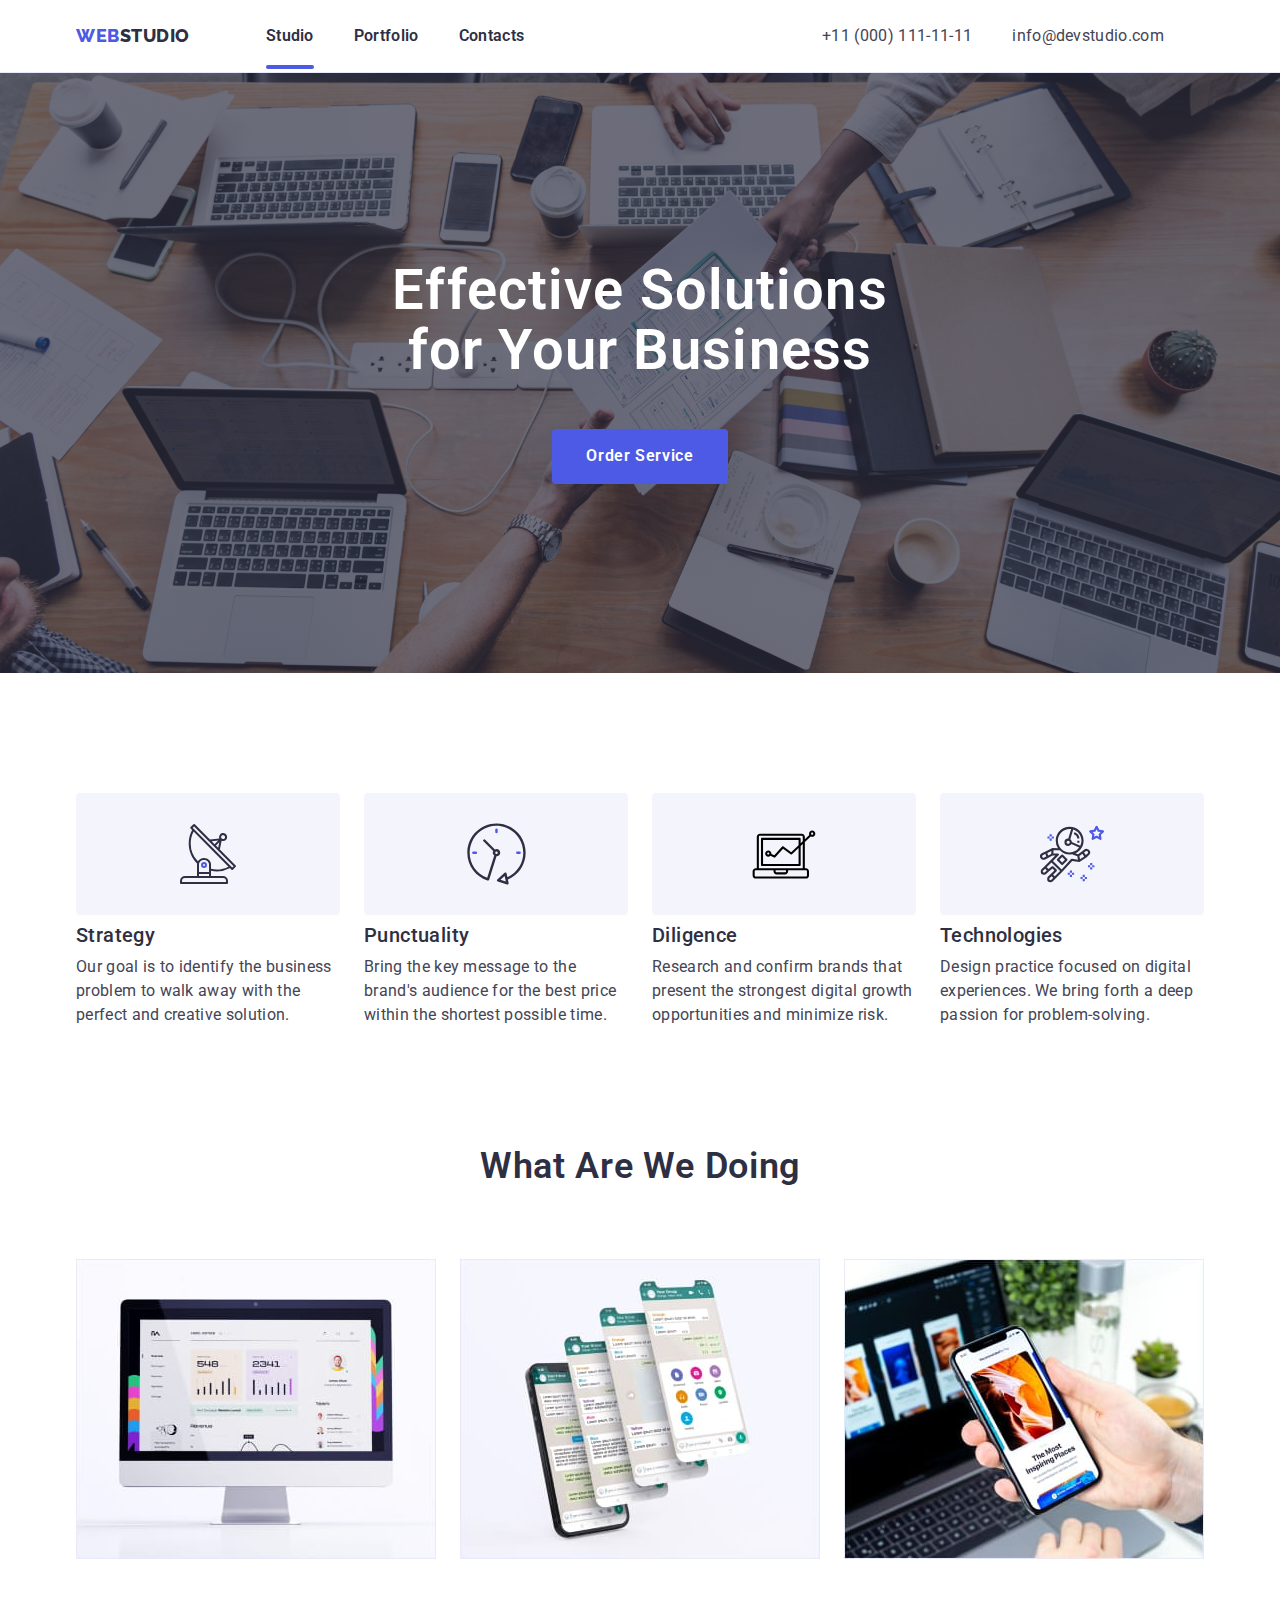
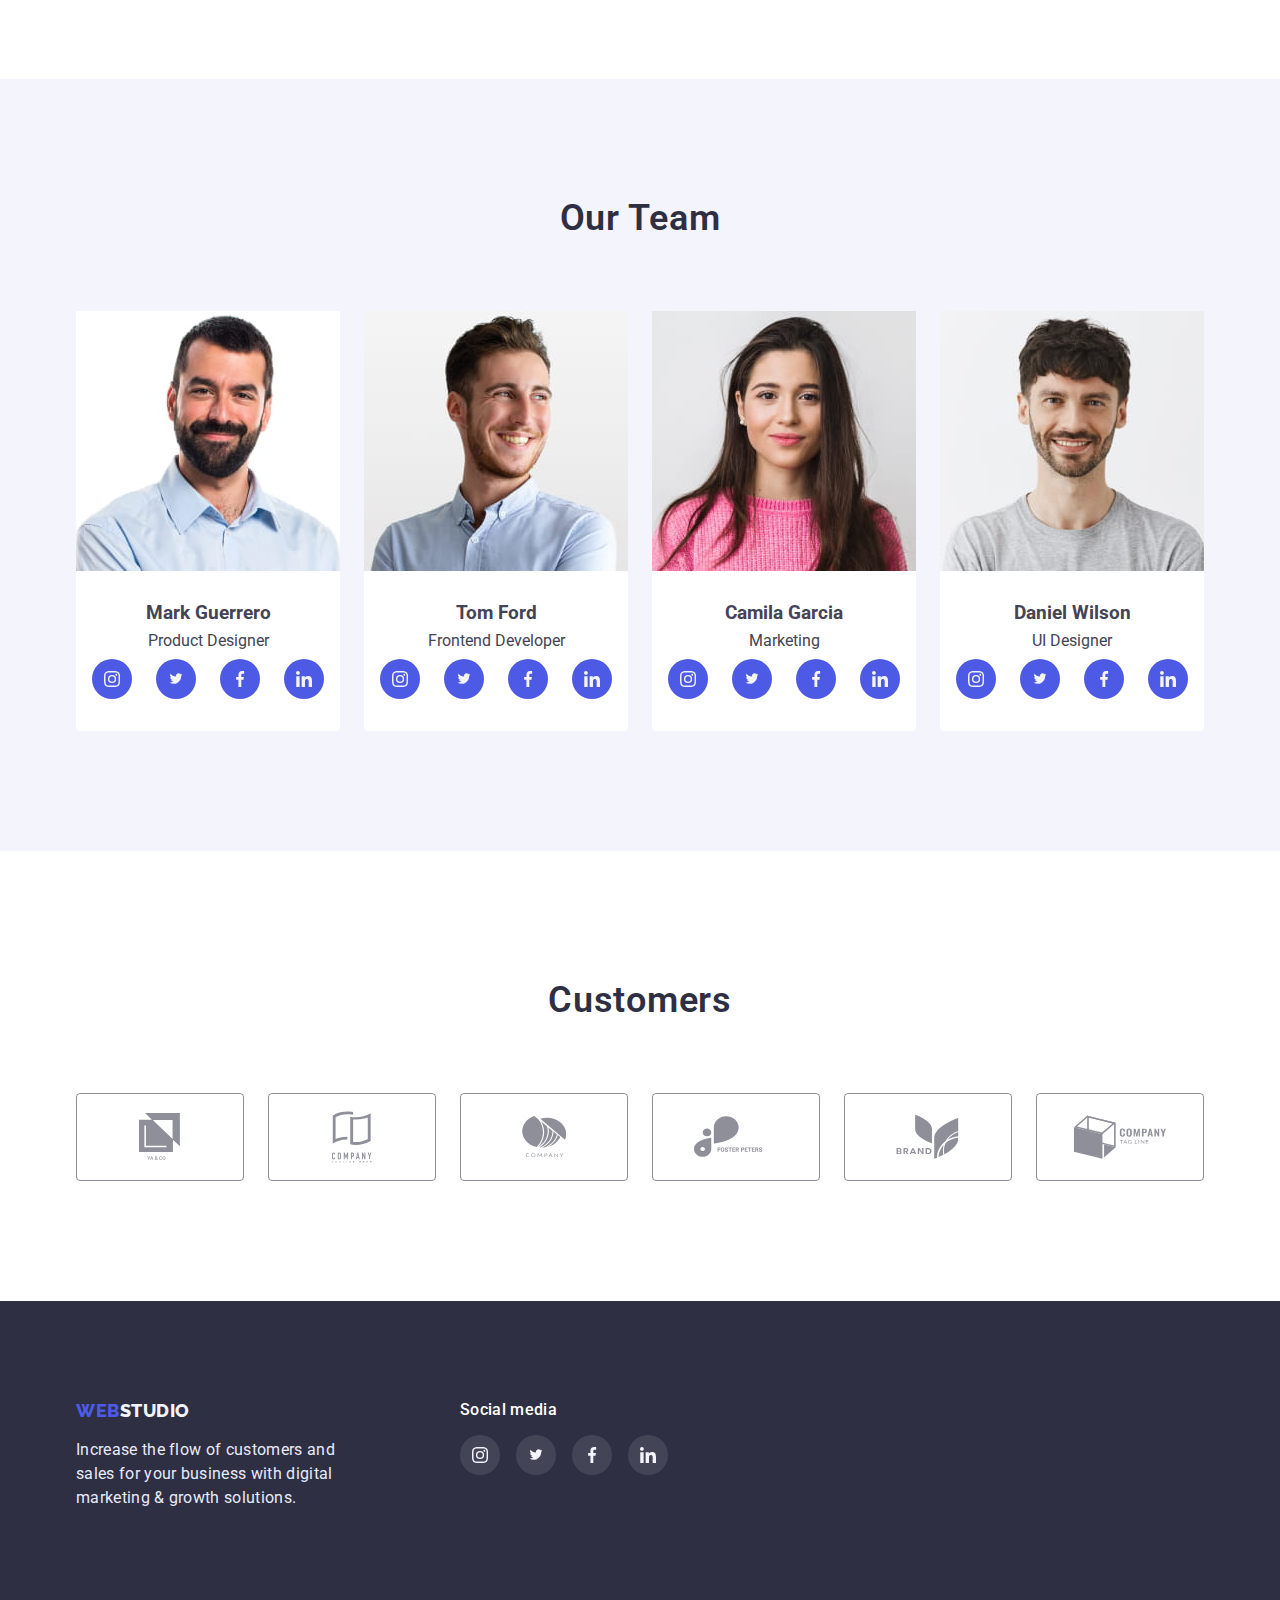
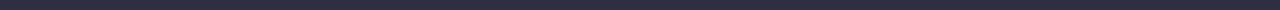
<file: index.html>
<!DOCTYPE html>
<html lang="en">
  <head>
    <meta charset="UTF-8" />
    <meta http-equiv="X-UA-Compatible" content="IE=edge" />
    <meta name="viewport" content="width=device-width, initial-scale=1.0" />
    <title>Document</title>
    <link rel="preconnect" href="https://fonts.googleapis.com" />
    <link rel="preconnect" href="https://fonts.gstatic.com" crossorigin />
    <link
      href="https://fonts.googleapis.com/css2?family=Raleway:wght@800&family=Roboto:wght@400;500;700;900&display=swap"
      rel="stylesheet"
    />
    <link
      rel="stylesheet"
      href="https://cdnjs.cloudflare.com/ajax/libs/modern-normalize/1.1.0/modern-normalize.min.css"
    />
    <link rel="stylesheet" href="./css/style.css" />
  </head>
  <body>
    <header class="header">
      <div class="container">
        <nav class="header-nav">
          <a href="./index.html" class="logo">
            <span class="logo-web">Web</span>studio</a
          >
          <ul class="header-list">
            <li>
              <a href="./index.html" class="header-item current">Studio</a>
            </li>
            <li>
              <a href="./portfolio.html" class="header-item">Portfolio</a>
            </li>
            <li><a href="" class="header-item">Contacts</a></li>
          </ul>
        </nav>
        <ul class="header-contact">
          <li>
            <a href="tel:+110001111111" class="contact-tel"
              >+11 (000) 111-11-11</a
            >
          </li>
          <li>
            <a href="mailto:info@devstudio.com" class="contact-tel"
              >info@devstudio.com</a
            >
          </li>
        </ul>
      </div>
    </header>

    <main>
      <section class="hero">
        <div class="container hero-container">
          <h1 class="hero-title">Effective Solutions for Your Business</h1>
          <button type="button" class="btn" data-modal-open>
            Order Service
          </button>
        </div>
      </section>

      <section class="about">
        <div class="container">
          <ul class="about-list-i list">
            <li class="about-item-i">
              <a href="" class="test-link link">
                <svg class="about-icon" width="60" height="64">
                  <use href="./images/icons.svg#icon-antenna"></use>
                </svg>
              </a>
            </li>
            <li class="about-item-i">
              <a href="" class="test-link link">
                <svg class="about-icon" width="61" height="64">
                  <use href="./images/icons.svg#icon-clock"></use>
                </svg>
              </a>
            </li>
            <li class="about-item-i">
              <a href="" class="test-link link">
                <svg class="about-icon" width="64" height="49">
                  <use href="./images/icons.svg#icon-diagram"></use>
                </svg>
              </a>
            </li>
            <li class="about-item-i">
              <a href="" class="test-link link">
                <svg class="about-icon" width="64" height="64">
                  <use href="./images/icons.svg#icon-astronaut"></use>
                </svg>
              </a>
            </li>
          </ul>
        </div>
        <div class="container">
          <ul class="about-list">
            <li class="about-item">
              <h3 class="about-list-title">Strategy</h3>
              <p class="about-description">
                Our goal is to identify the business problem to walk away with
                the perfect and creative solution.
              </p>
            </li>
            <li class="about-item">
              <h3 class="about-list-title">Punctuality</h3>
              <p class="about-description">
                Bring the key message to the brand's audience for the best price
                within the shortest possible time.
              </p>
            </li>
            <li class="about-item">
              <h3 class="about-list-title">Diligence</h3>
              <p class="about-description">
                Research and confirm brands that present the strongest digital
                growth opportunities and minimize risk.
              </p>
            </li>
            <li class="about-item">
              <h3 class="about-list-title">Technologies</h3>
              <p class="about-description">
                Design practice focused on digital experiences. We bring forth a
                deep passion for problem-solving.
              </p>
            </li>
          </ul>
        </div>
      </section>
      <section class="we-do">
        <div class="container">
          <h2 class="we-do-title">What are we doing</h2>
          <ul class="we-do-list">
            <li class="we-do-item">
              <img
                src="./images/Rectangle71.jpg"
                alt="statistic"
                width="360"
                height="300"
              />
            </li>
            <li class="we-do-item">
              <img
                src="./images/Rectangle71-1.jpg"
                alt="whats app"
                width="360"
                height="300"
              />
            </li>
            <li class="we-do-item">
              <img
                src="./images/Rectangle71-2.jpg"
                alt="smth on the phone"
                width="360"
                height="300"
              />
            </li>
          </ul>
        </div>
      </section>
      <section class="team">
        <div class="container">
          <h2 class="team-main-title">Our Team</h2>
          <ul class="team-list">
            <li class="team-item">
              <img
                src="./images/im.jpg"
                alt="Mark Guerrero"
                width="264"
                height="260"
              />
              <div class="team-wrap">
                <h3 class="team-title">Mark Guerrero</h3>
                <p>Product Designer</p>
                <ul class="team-soc-list list">
                  <li class="team-soc-item">
                    <a href="" class="team-soc-link link">
                      <svg class="team-soc-icon" width="16" height="16">
                        <use href="./images/icons.svg#icon-instagram"></use>
                      </svg>
                    </a>
                  </li>
                  <li class="team-soc-item">
                    <a href="" class="team-soc-link link">
                      <svg class="team-soc-icon" width="16" height="13">
                        <use href="./images/icons.svg#icon-twitter"></use>
                      </svg>
                    </a>
                  </li>
                  <li class="team-soc-item">
                    <a href="" class="team-soc-link link">
                      <svg class="team-soc-icon" width="16" height="16">
                        <use href="./images/icons.svg#icon-facebook"></use>
                      </svg>
                    </a>
                  </li>
                  <li class="team-soc-item">
                    <a href="" class="team-soc-link link">
                      <svg class="team-soc-icon" width="16" height="16">
                        <use href="./images/icons.svg#icon-linkedin"></use>
                      </svg>
                    </a>
                  </li>
                </ul>
              </div>
            </li>
            <li class="team-item">
              <img
                src="./images/im-1.jpg"
                alt="Tom Ford"
                width="264"
                height="260"
              />
              <div class="team-wrap">
                <h3 class="team-title">Tom Ford</h3>
                <p>Frontend Developer</p>
                <ul class="team-soc-list list">
                  <li class="team-soc-item">
                    <a href="" class="team-soc-link link">
                      <svg class="team-soc-icon" width="16" height="16">
                        <use href="./images/icons.svg#icon-instagram"></use>
                      </svg>
                    </a>
                  </li>
                  <li class="team-soc-item">
                    <a href="" class="team-soc-link link">
                      <svg class="team-soc-icon" width="16" height="13">
                        <use href="./images/icons.svg#icon-twitter"></use>
                      </svg>
                    </a>
                  </li>
                  <li class="team-soc-item">
                    <a href="" class="team-soc-link link">
                      <svg class="team-soc-icon" width="16" height="16">
                        <use href="./images/icons.svg#icon-facebook"></use>
                      </svg>
                    </a>
                  </li>
                  <li class="team-soc-item">
                    <a href="" class="team-soc-link link">
                      <svg class="team-soc-icon" width="16" height="16">
                        <use href="./images/icons.svg#icon-linkedin"></use>
                      </svg>
                    </a>
                  </li>
                </ul>
              </div>
            </li>
            <li class="team-item">
              <img
                src="./images/im-2.jpg"
                alt="Camila Garcia"
                width="264"
                height="260"
              />
              <div class="team-wrap">
                <h3 class="team-title">Camila Garcia</h3>
                <p>Marketing</p>
                <ul class="team-soc-list list">
                  <li class="team-soc-item">
                    <a href="" class="team-soc-link link">
                      <svg class="team-soc-icon" width="16" height="16">
                        <use href="./images/icons.svg#icon-instagram"></use>
                      </svg>
                    </a>
                  </li>
                  <li class="team-soc-item">
                    <a href="" class="team-soc-link link">
                      <svg class="team-soc-icon" width="16" height="13">
                        <use href="./images/icons.svg#icon-twitter"></use>
                      </svg>
                    </a>
                  </li>
                  <li class="team-soc-item">
                    <a href="" class="team-soc-link link">
                      <svg class="team-soc-icon" width="16" height="16">
                        <use href="./images/icons.svg#icon-facebook"></use>
                      </svg>
                    </a>
                  </li>
                  <li class="team-soc-item">
                    <a href="" class="team-soc-link link">
                      <svg class="team-soc-icon" width="16" height="16">
                        <use href="./images/icons.svg#icon-linkedin"></use>
                      </svg>
                    </a>
                  </li>
                </ul>
              </div>
            </li>
            <li class="team-item">
              <img
                src="./images/im-3.jpg"
                alt="Daniel Wilson"
                width="264"
                height="260"
              />
              <div class="team-wrap">
                <h3 class="team-title">Daniel Wilson</h3>
                <p>UI Designer</p>
                <ul class="team-soc-list list">
                  <li class="team-soc-item">
                    <a href="" class="team-soc-link link">
                      <svg class="team-soc-icon" width="16" height="16">
                        <use href="./images/icons.svg#icon-instagram"></use>
                      </svg>
                    </a>
                  </li>
                  <li class="team-soc-item">
                    <a href="" class="team-soc-link link">
                      <svg class="team-soc-icon" width="16" height="13">
                        <use href="./images/icons.svg#icon-twitter"></use>
                      </svg>
                    </a>
                  </li>
                  <li class="team-soc-item">
                    <a href="" class="team-soc-link link">
                      <svg class="team-soc-icon" width="16" height="16">
                        <use href="./images/icons.svg#icon-facebook"></use>
                      </svg>
                    </a>
                  </li>
                  <li class="team-soc-item">
                    <a href="" class="team-soc-link link">
                      <svg class="team-soc-icon" width="16" height="16">
                        <use href="./images/icons.svg#icon-linkedin"></use>
                      </svg>
                    </a>
                  </li>
                </ul>
              </div>
            </li>
          </ul>
        </div>
      </section>
      <section class="customers">
        <div class="container">
          <h2 class="customers-title">Customers</h2>
          <ul class="customers-list list">
            <li class="customers-item-i">
              <a href="" class="customers-link link">
                <svg class="customers-icon" width="41" height="47">
                  <use href="./images/icons.svg#icon-group"></use>
                </svg>
              </a>
            </li>
            <li class="customers-item-i">
              <a href="" class="customers-link link">
                <svg class="customers-icon" width="40" height="52">
                  <use href="./images/icons.svg#icon-group-1"></use>
                </svg>
              </a>
            </li>
            <li class="customers-item-i">
              <a href="" class="customers-link link">
                <svg class="customers-icon" width="44" height="41">
                  <use href="./images/icons.svg#icon-group-2"></use>
                </svg>
              </a>
            </li>
            <li class="customers-item-i">
              <a href="" class="customers-link link">
                <svg class="customers-icon" width="84" height="41">
                  <use href="./images/icons.svg#icon-group-3"></use>
                </svg>
              </a>
            </li>
            <li class="customers-item-i">
              <a href="" class="customers-link link">
                <svg class="customers-icon" width="63" height="45">
                  <use href="./images/icons.svg#icon-group-4"></use>
                </svg>
              </a>
            </li>
            <li class="customers-item-i">
              <a href="" class="customers-link link">
                <svg class="customers-icon" width="94" height="44">
                  <use href="./images/icons.svg#icon-group-5"></use>
                </svg>
              </a>
            </li>
          </ul>
        </div>
      </section>
    </main>
    <footer class="footer">
      <div class="container foot-cont">
        <div class="foot-container-1">
          <a href="" class="footer-logo"
            ><span class="footer-web">Web</span
            ><span class="footer-studio">studio</span></a
          >
          <p class="footer-p">
            Increase the flow of customers and sales for your business with
            digital marketing & growth solutions.
          </p>
        </div>
        <div class="foot-container-2">
          <h3 class="foot-main-title">Social media</h3>
          <ul class="foot-soc-list list">
            <li class="foot-soc-item">
              <a href="" class="foot-soc-link link">
                <svg class="team-soc-icon" width="16" height="16">
                  <use href="./images/icons.svg#icon-instagram"></use>
                </svg>
              </a>
            </li>
            <li class="foot-soc-item">
              <a href="" class="foot-soc-link link">
                <svg class="team-soc-icon" width="16" height="13">
                  <use href="./images/icons.svg#icon-twitter"></use>
                </svg>
              </a>
            </li>
            <li class="foot-soc-item">
              <a href="" class="foot-soc-link link">
                <svg class="team-soc-icon" width="16" height="16">
                  <use href="./images/icons.svg#icon-facebook"></use>
                </svg>
              </a>
            </li>
            <li class="foot-soc-item">
              <a href="" class="foot-soc-link link">
                <svg class="team-soc-icon" width="16" height="16">
                  <use href="./images/icons.svg#icon-linkedin"></use>
                </svg>
              </a>
            </li>
          </ul>
        </div>
      </div>
    </footer>
    <div class="backdrop is-hidden" data-modal>
      <div class="modal">
        <button type="button" class="modal-close" data-modal-close>x</button>
      </div>
    </div>
    <script src="./js/modal.js"></script>
  </body>
</html>
</file>
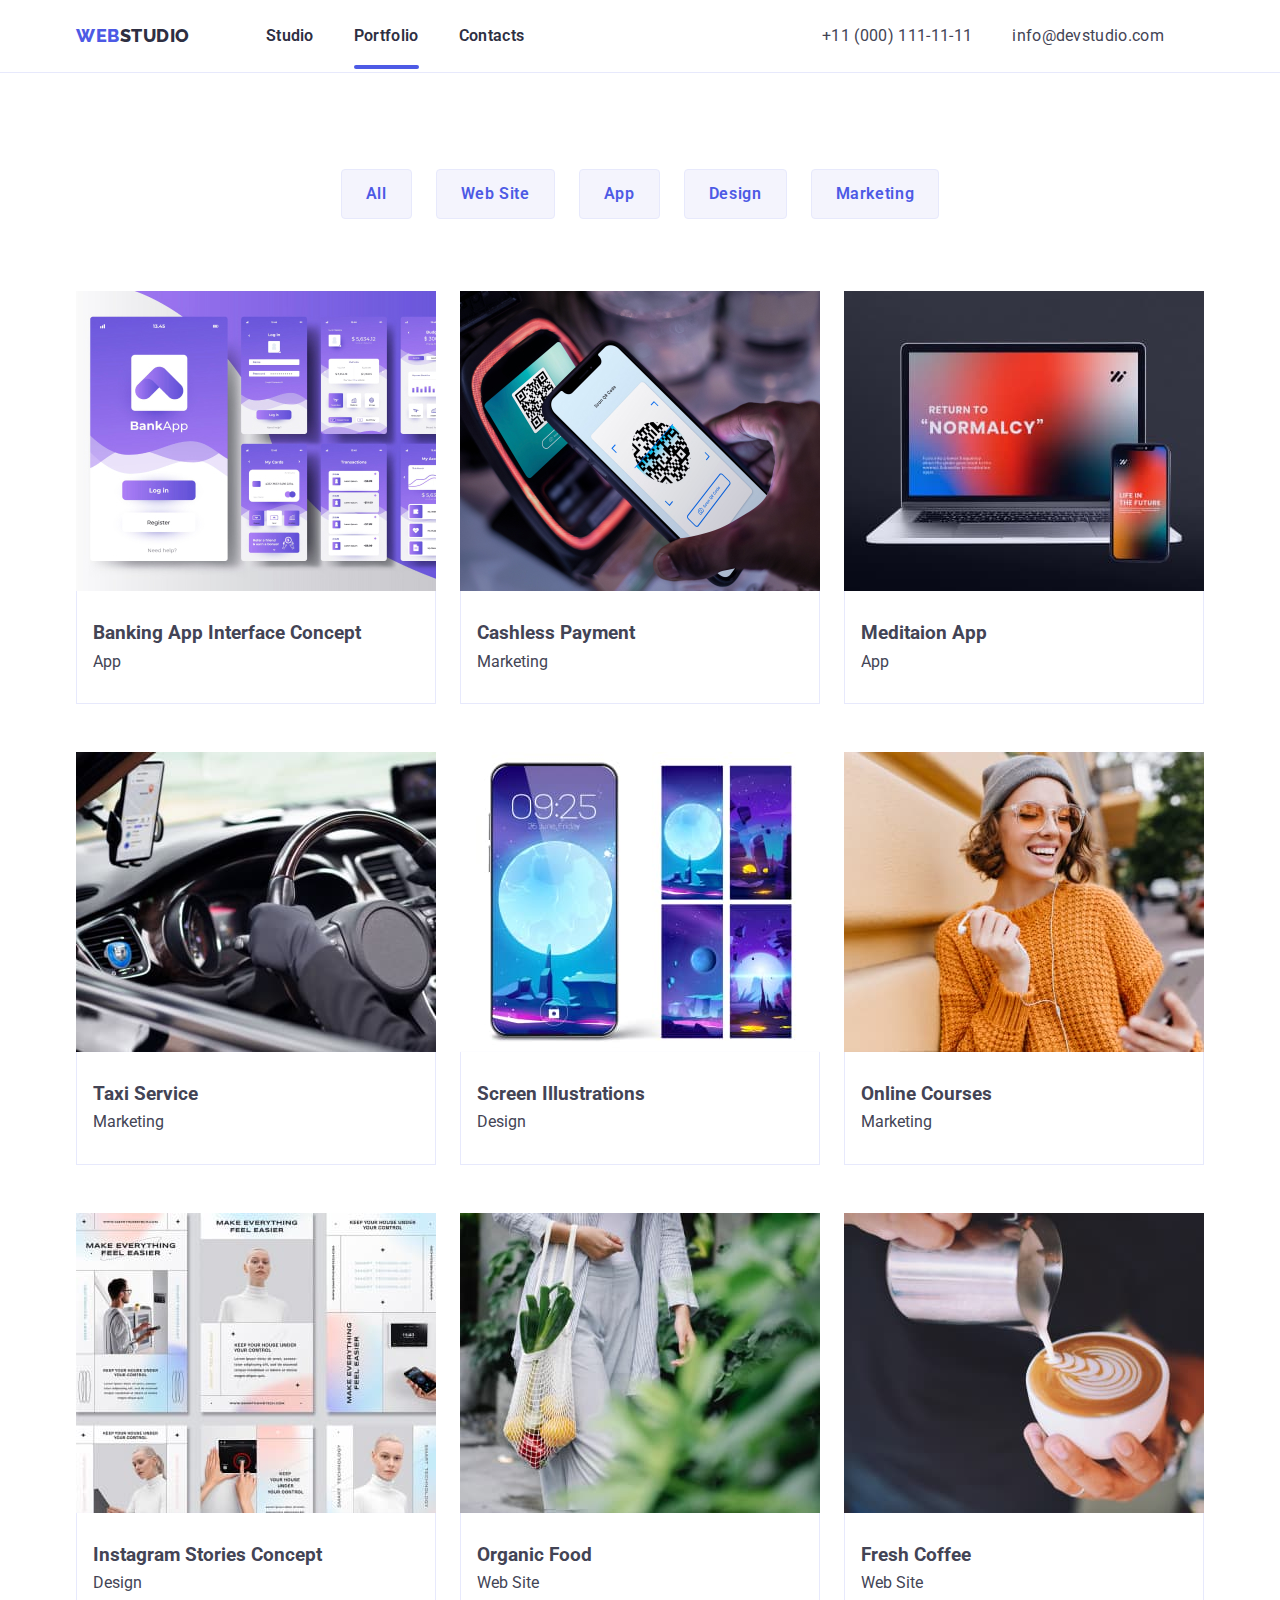
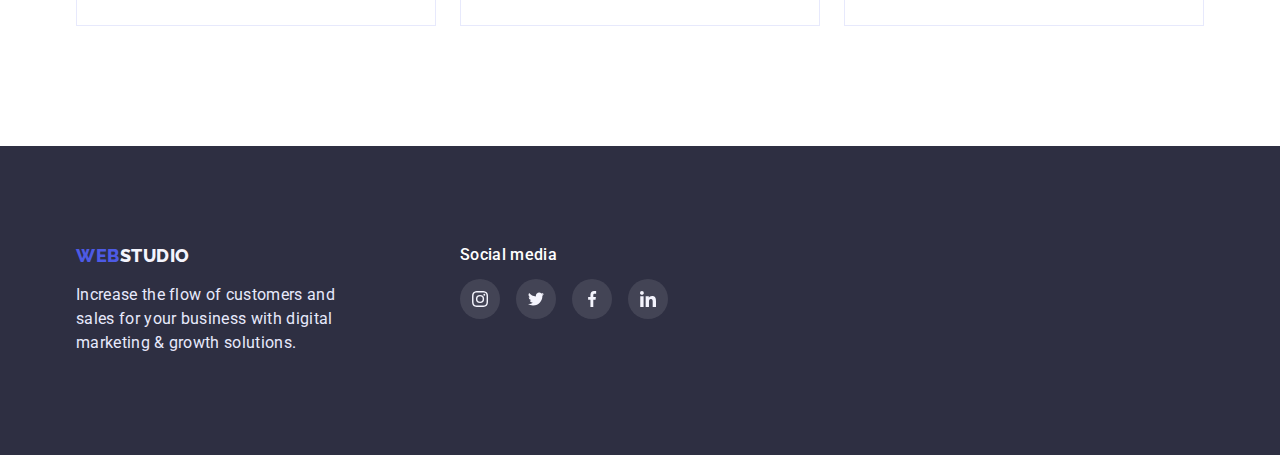
<file: portfolio.html>
<!DOCTYPE html>
<html lang="en">
  <head>
    <meta charset="UTF-8" />
    <meta http-equiv="X-UA-Compatible" content="IE=edge" />
    <meta name="viewport" content="width=device-width, initial-scale=1.0" />
    <title>Document</title>
    <link rel="preconnect" href="https://fonts.googleapis.com" />
    <link rel="preconnect" href="https://fonts.gstatic.com" crossorigin />
    <link
      href="https://fonts.googleapis.com/css2?family=Raleway:wght@800&family=Roboto:wght@400;500;700;900&display=swap"
      rel="stylesheet"
    />
    <link
      rel="stylesheet"
      href="https://cdnjs.cloudflare.com/ajax/libs/modern-normalize/1.1.0/modern-normalize.min.css"
    />
    <link rel="stylesheet" href="./css/style.css" />
  </head>
  <body>
    <header class="header">
      <div class="container">
        <nav class="header-nav">
          <a
            href="./index.html"
            target="_blank"
            rel="noopener noreferrer nofollow"
            class="logo"
          >
            <span class="logo-web">Web</span>studio</a
          >
          <ul class="header-list">
            <li><a href="./index.html" class="header-item">Studio</a></li>
            <li>
              <a href="./portfolio.html" class="header-item current"
                >Portfolio</a
              >
            </li>
            <li><a href="" class="header-item">Contacts</a></li>
          </ul>
        </nav>
        <ul class="header-contact">
          <li>
            <a href="tel:+110001111111" class="contact-tel"
              >+11 (000) 111-11-11</a
            >
          </li>
          <li>
            <a href="mailto:info@devstudio.com" class="contact-tel"
              >info@devstudio.com</a
            >
          </li>
        </ul>
      </div>
    </header>

    <main>
      <section class="portfolio">
        <div class="container">
          <ul class="portfolio-filter">
            <li><button type="button" class="btn-portfolio">All</button></li>
            <li>
              <button type="button" class="btn-portfolio">Web Site</button>
            </li>
            <li><button type="button" class="btn-portfolio">App</button></li>
            <li><button type="button" class="btn-portfolio">Design</button></li>
            <li>
              <button type="button" class="btn-portfolio">Marketing</button>
            </li>
          </ul>
        </div>
        <div class="container">
          <h2 class="visually-hidden">About</h2>
          <ul class="portfolio-list">
            <li class="portfolio-item">
              <div class="portfolio-top-wrap">
                <img
                  src="./images/img.jpg"
                  alt="Bank app"
                  width="360"
                  height="300"
                />
                <p class="portfolio-top-text">
                  14 Stylish and User-Friendly App Design Concepts · Task
                  Manager App · Calorie Tracker App · Exotic Fruit Ecommerce App
                  · Cloud Storage App
                </p>
              </div>
              <div class="portfolio-desc">
                <h3 class="list-title">Banking App Interface Concept</h3>
                <p class="portfolio-p">App</p>
              </div>
            </li>
            <li class="portfolio-item">
              <div class="portfolio-top-wrap">
                <img
                  src="./images/img-1.jpg"
                  alt="Payment"
                  width="360"
                  height="300"
                />
                <p class="portfolio-top-text">
                  14 Stylish and User-Friendly App Design Concepts · Task
                  Manager App · Calorie Tracker App · Exotic Fruit Ecommerce App
                  · Cloud Storage App
                </p>
              </div>
              <div class="portfolio-desc">
                <h3 class="list-title">Cashless Payment</h3>
                <p class="portfolio-p">Marketing</p>
              </div>
            </li>
            <li class="portfolio-item">
              <div class="portfolio-top-wrap">
                <img
                  src="./images/img-2.jpg"
                  alt="Life in the future"
                  width="360"
                  height="300"
                />
                <p class="portfolio-top-text">
                  14 Stylish and User-Friendly App Design Concepts · Task
                  Manager App · Calorie Tracker App · Exotic Fruit Ecommerce App
                  · Cloud Storage App
                </p>
              </div>
              <div class="portfolio-desc">
                <h3 class="list-title">Meditaion App</h3>
                <p class="portfolio-p">App</p>
              </div>
            </li>
            <li class="portfolio-item">
              <div class="portfolio-top-wrap">
                <img
                  src="./images/img-3.jpg"
                  alt="Car"
                  width="360"
                  height="300"
                />
                <p class="portfolio-top-text">
                  14 Stylish and User-Friendly App Design Concepts · Task
                  Manager App · Calorie Tracker App · Exotic Fruit Ecommerce App
                  · Cloud Storage App
                </p>
              </div>
              <div class="portfolio-desc">
                <h3 class="list-title">Taxi Service</h3>
                <p class="portfolio-p">Marketing</p>
              </div>
            </li>
            <li class="portfolio-item">
              <div class="portfolio-top-wrap">
                <img
                  src="./images/img-4.jpg"
                  alt="Background on the phone"
                  width="360"
                  height="300"
                />
                <p class="portfolio-top-text">
                  14 Stylish and User-Friendly App Design Concepts · Task
                  Manager App · Calorie Tracker App · Exotic Fruit Ecommerce App
                  · Cloud Storage App
                </p>
              </div>
              <div class="portfolio-desc">
                <h3 class="list-title">Screen Illustrations</h3>
                <p class="portfolio-p">Design</p>
              </div>
            </li>
            <li class="portfolio-item">
              <div class="portfolio-top-wrap">
                <img
                  src="./images/img-5.jpg"
                  alt="Happy girl"
                  width="360"
                  height="300"
                />
                <p class="portfolio-top-text">
                  14 Stylish and User-Friendly App Design Concepts · Task
                  Manager App · Calorie Tracker App · Exotic Fruit Ecommerce App
                  · Cloud Storage App
                </p>
              </div>
              <div class="portfolio-desc">
                <h3 class="list-title">Online Courses</h3>
                <p class="portfolio-p">Marketing</p>
              </div>
            </li>
            <li class="portfolio-item">
              <div class="portfolio-top-wrap">
                <img
                  src="./images/img-6.jpg"
                  alt="Webpages"
                  width="360"
                  height="300"
                />
                <p class="portfolio-top-text">
                  14 Stylish and User-Friendly App Design Concepts · Task
                  Manager App · Calorie Tracker App · Exotic Fruit Ecommerce App
                  · Cloud Storage App
                </p>
              </div>
              <div class="portfolio-desc">
                <h3 class="list-title">Instagram Stories Concept</h3>
                <p class="portfolio-p">Design</p>
              </div>
            </li>
            <li class="portfolio-item">
              <div class="portfolio-top-wrap">
                <img
                  src="./images/img-7.jpg"
                  alt="Organic food"
                  width="360"
                  height="300"
                />
                <p class="portfolio-top-text">
                  14 Stylish and User-Friendly App Design Concepts · Task
                  Manager App · Calorie Tracker App · Exotic Fruit Ecommerce App
                  · Cloud Storage App
                </p>
              </div>
              <div class="portfolio-desc">
                <h3 class="list-title">Organic Food</h3>
                <p class="portfolio-p">Web Site</p>
              </div>
            </li>
            <li class="portfolio-item">
              <div class="portfolio-top-wrap">
                <img
                  src="./images/img-8.jpg"
                  alt="Cup of coffee"
                  width="360"
                  height="300"
                />
                <p class="portfolio-top-text">
                  14 Stylish and User-Friendly App Design Concepts · Task
                  Manager App · Calorie Tracker App · Exotic Fruit Ecommerce App
                  · Cloud Storage App
                </p>
              </div>
              <div class="portfolio-desc">
                <h3 class="list-title">Fresh Coffee</h3>
                <p class="portfolio-p">Web Site</p>
              </div>
            </li>
          </ul>
        </div>
      </section>
    </main>

    <footer class="footer">
      <div class="container foot-cont">
        <div class="foot-container-1">
          <a href="" class="footer-logo"
            ><span class="footer-web">Web</span
            ><span class="footer-studio">studio</span></a
          >
          <p class="footer-p">
            Increase the flow of customers and sales for your business with
            digital marketing & growth solutions.
          </p>
        </div>
        <div class="foot-container-2">
          <h3 class="foot-main-title">Social media</h3>
          <ul class="foot-soc-list list">
            <li class="foot-soc-item">
              <a href="" class="foot-soc-link link">
                <svg class="team-soc-icon" width="16" heigh="16">
                  <use href="./images/icons.svg#icon-instagram"></use>
                </svg>
              </a>
            </li>
            <li class="foot-soc-item">
              <a href="" class="foot-soc-link link">
                <svg class="team-soc-icon" width="16" heigh="13">
                  <use href="./images/icons.svg#icon-twitter"></use>
                </svg>
              </a>
            </li>
            <li class="foot-soc-item">
              <a href="" class="foot-soc-link link">
                <svg class="team-soc-icon" width="16" heigh="16">
                  <use href="./images/icons.svg#icon-facebook"></use>
                </svg>
              </a>
            </li>
            <li class="foot-soc-item">
              <a href="" class="foot-soc-link link">
                <svg class="team-soc-icon" width="16" heigh="16">
                  <use href="./images/icons.svg#icon-linkedin"></use>
                </svg>
              </a>
            </li>
          </ul>
        </div>
      </div>
    </footer>
    <script src="./js/modal.js"></script>
  </body>
</html>
</file>
<file: css/style.css>
:root {
  --navy-blue-color: #2e2f42;
  --slate-color: #434455;
  --iris-color: #4d5ae5;
}
h1,
h2,
h3,
h4,
h5,
h6,
ul,
p {
  margin: 0;
  padding: 0;
}
ul {
  list-style: none;
}
img {
  display: block;
  max-width: 100%;
  height: auto;
}
body {
  margin: 0;
  font-family: "Roboto", sans-serif;
  color: #434455;
  background-color: #fff;
}
a {
  text-decoration: none;
}

/* --------HEADER-------- */
.logo {
  font-family: "Raleway";
  font-style: normal;
  font-weight: 800;
  font-size: 18px;
  line-height: 1.33;
  letter-spacing: 0.03em;
  text-transform: uppercase;
  color: var(--navy-blue-color);
  margin-right: 76px;
}
.logo-web {
  text-decoration: none;
  font-family: "Raleway";
  font-weight: 800;
  font-size: 18px;
  line-height: 1.33;
  letter-spacing: 0.03em;
  text-transform: uppercase;
  color: var(--iris-color);
}
.header {
  border-bottom: solid 1px #e7e9fc;
  padding-top: 24px;
  padding-bottom: 24px;
}
.header > .container {
  display: flex;
}
/* .header-nav {
  font-weight: 600;
  font-size: 16px;
  line-height: 1.5;
  letter-spacing: 0.02em;
  color: var(--navy-blue-color);
}
.header-nav:hover,
.header-nav:focus {
  color: #000000;
} */
.header-list {
  list-style: none;
  gap: 40px;
}
.header-item {
  font-weight: 600;
  font-size: 16px;
  line-height: 1.5;
  letter-spacing: 0.02em;
  color: var(--navy-blue-color);
  transition: color 250ms cubic-bezier(0.4, 0, 0.2, 1);
  position: relative;
}
.header-item.current::after {
  content: "";
  position: absolute;
  width: 100%;
  height: 4px;
  background-color: var(--iris-color);
  border-radius: 2px;
  left: 0;
  bottom: -24px;
}
.header-item:hover,
.header-item:focus {
  color: var(--iris-color);
}

.header-contact {
  list-style: none;
  margin-left: auto;
}
.contact-tel {
  font-weight: 400;
  font-size: 16px;
  line-height: 1.5;
  letter-spacing: 0.02em;
  color: var(--slate-color);
  margin-right: 40px;
}
.header-nav,
.header-list,
.header-contact {
  display: flex;
}

/* ----HERO------ */
.hero {
  padding-top: 188px;
  background: var(--navy-blue-color);
  background-image: linear-gradient(
      rgba(46, 47, 66, 0.7),
      rgba(46, 47, 66, 0.7)
    ),
    url(../images/people-office\ 1.jpg);
  background-repeat: no-repeat;
  background-position: center;
  background-size: cover;
  max-width: 1440px;
  height: 600px;
  text-align: center;
  margin: 0 auto;
}
.hero-title {
  font-weight: 600;
  font-size: 56px;
  line-height: 1.07;
  letter-spacing: 0.02em;
  color: #ffffff;
  max-width: 496px;
  margin: 0 auto;
}
.btn {
  font-family: inherit;
  font-weight: 600;
  font-size: 16px;
  line-height: 1.18;
  letter-spacing: 0.04em;
  color: #ffffff;
  background: var(--iris-color);
  cursor: pointer;
  border-radius: 4px;
  border-color: transparent;
  max-width: 180px;
  padding: 16px 32px;
  display: block;
  margin: 48px auto 0;
  transition: background-color 250ms cubic-bezier(0.4, 0, 0.2, 1),
    shadow 250ms cubic-bezier(0.4, 0, 0.2, 1);
}
.btn:hover,
.btn:focus {
  background: #404bbf;
  box-shadow: 0px 4px 4px rgba(0, 0, 0, 0.15);
}

/* --------ABOUT-------- */
.about {
  padding-top: 120px;
  padding-bottom: 120px;
}
.about-list-i {
  display: flex;
  gap: 24px;
  margin-bottom: 8px;
}

.about-item-i {
  width: calc((100% - 72px) / 4);
  height: 122px;
}
.test-link {
  width: 100%;
  height: 100%;
  background: #f4f4fd;
  border-radius: 4px;
  display: flex;
  align-items: center;
  justify-content: center;
}

.about-icon {
  fill: #000000;
}
.about-item {
  width: 264px;
}
.about-list {
  display: flex;
  gap: 24px;
}
.about-description {
  margin-top: 8px;
  font-size: 16px;
  line-height: 1.5;
  letter-spacing: 0.02em;
  color: var(--slate-color);
}
.about-list-title {
  font-weight: 500;
  font-size: 20px;
  line-height: 1.2;
  letter-spacing: 0.02em;
  color: var(--navy-blue-color);
}

/* ---------WE DO-------- */
.we-do {
  padding-bottom: 120px;
}
.we-do-title {
  font-weight: 600;
  font-size: 36px;
  line-height: 1.11;
  text-align: center;
  letter-spacing: 0.02em;
  text-transform: capitalize;
  color: var(--navy-blue-color);
}
.we-do-list {
  display: flex;
  margin-top: 72px;
  gap: 24px;
}

/* ---------TEAM--------- */
.team {
  background: #f4f4fd;
  padding-top: 120px;
  padding-bottom: 120px;
}

.team-main-title {
  font-weight: 600;
  font-size: 36px;
  line-height: 1.11;
  text-align: center;
  letter-spacing: 0.02em;
  text-transform: capitalize;
  color: var(--navy-blue-color);
}
.team-list {
  display: flex;
  margin-top: 72px;
  gap: 24px;
}
.team-wrap {
  background: #fff;
  text-align: center;
  padding-top: 32px;
  padding-bottom: 32px;
  border-radius: 0px 0px 4px 4px;
}
.team-item {
  transition: box-shadow 250ms cubic-bezier(0.4, 0, 0.2, 1);
}
.team-item:hover,
.team-item:focus {
  box-shadow: 0px 1px 6px rgba(46, 47, 66, 0.08),
    0px 1px 1px rgba(46, 47, 66, 0.16), 0px 2px 1px rgba(46, 47, 66, 0.08);
}
.team-title {
  margin-bottom: 8px;
}
.team-soc-list {
  margin-top: 8px;
  display: flex;
  justify-content: center;
  gap: 24px;
}
.team-soc-item,
.foot-soc-item {
  width: 40px;
  height: 40px;
}
.team-soc-link {
  width: 100%;
  height: 100%;
  background-color: #4d5ae5;
  border-radius: 50%;
  display: flex;
  align-items: center;
  justify-content: center;
  transition: background-color 250ms cubic-bezier(0.4, 0, 0.2, 1);
}
.team-soc-link:hover,
.team-soc-link:focus {
  background: #404bbf;
}

/* ----------CUSTOMERS--------- */
.customers {
  padding-top: 130px;
  padding-bottom: 120px;
}
.customers-title {
  font-weight: 600;
  font-size: 36px;
  line-height: 1.11;
  text-align: center;
  letter-spacing: 0.02em;
  text-transform: capitalize;
  color: var(--navy-blue-color);
}
.customers-list {
  margin-top: 72px;
  display: flex;
  gap: 24px;
}
.customers-item-i {
  width: calc((100% - 120px) / 6);
  height: 88px;
  border-radius: 4px;
}
.customers-link {
  width: 100%;
  height: 100%;
  border: 1px solid #8e8f99;
  border-radius: 4px;
  display: flex;
  align-items: center;
  justify-content: center;
  fill: #8e8f99;
  transition: border-color 250ms cubic-bezier(0.4, 0, 0.2, 1),
    fill 250ms cubic-bezier(0.4, 0, 0.2, 1);
}
.customers-link:hover,
.customers-link:focus {
  border-color: #404bbf;
  fill: #404bbf;
}
/*   justify-content: center;
  color: #8e8f99;
}
.customers-icon {
  fill: currentColor;
}
.customers-link:hover,
.customers-link:focus {
  border-color: #404bbf;
  color: #404bbf;
} */
/* II варіант
.customers-icon {
  fill: #8e8f99;
}
.customers-link:hover,
.customers-link:focus {
  border-color: #404bbf;
}
.customers-link:hover .customers-icon,
.customers-link:focus .customers-icon {
  fill: #404bbf;
} */

/* -------portfolio--------- */
.portfolio {
  padding-top: 96px;
  padding-bottom: 120px;
}
.btn-portfolio {
  font-weight: 600;
  font-size: 16px;
  line-height: 1.5;
  letter-spacing: 0.04em;
  color: var(--iris-color);
  background: #f4f4fd;
  border: 1px solid #e7e9fc;
  border-radius: 4px;
  padding: 12px 24px;
  transition: background-color 250ms cubic-bezier(0.4, 0, 0.2, 1),
    color 250ms cubic-bezier(0.4, 0, 0.2, 1),
    box-shadow 250ms cubic-bezier(0.4, 0, 0.2, 1);
}
.btn-portfolio:hover,
.btn-portfolio:focus {
  background: #404bbf;
  color: #ffffff;
  box-shadow: 0px 3px 1px rgba(0, 0, 0, 0.1), 0px 2px 1px rgba(0, 0, 0, 0.08),
    0px 2px 2px rgba(0, 0, 0, 0.12);
  cursor: pointer;
}
.portfolio-filter {
  display: flex;
  gap: 24px;
  justify-content: center;
}
.portfolio-list {
  display: flex;
  flex-wrap: wrap;
  column-gap: 24px;
  row-gap: 48px;
  margin-top: 72px;
}
.portfolio-item {
  width: calc((100% - 48px) / 3);
  transition: box-shadow 250ms cubic-bezier(0.4, 0, 0.2, 1);
}
.portfolio-item:hover,
.portfolio-item:focus {
  box-shadow: 0px 1px 6px rgba(46, 47, 66, 0.08),
    0px 1px 1px rgba(46, 47, 66, 0.16), 0px 2px 1px rgba(46, 47, 66, 0.08);
}
.portfolio-item:hover .portfolio-top-text {
  transform: translateY(0%);
}
.portfolio-top-wrap {
  position: relative;
  overflow: hidden;
}
.portfolio-top-text {
  position: absolute;
  padding: 40px 32px;
  top: 0;
  font-family: "Roboto";
  font-style: normal;
  font-weight: 400;
  font-size: 16px;
  line-height: 1.5;
  letter-spacing: 0.02em;
  color: #f4f4fd;
  background: #4d5ae5;
  background-blend-mode: soft-light;
  mix-blend-mode: normal;
  height: 100%;
  transform: translateY(100%);
  transition: transform 250ms cubic-bezier(0.4, 0, 0.2, 1);
}
.list-title {
  margin-bottom: 8px;
}
.portfolio-desc {
  background: #fff;
  text-align: start;
  border: 1px solid #e7e9fc;
  border-top: none;
  padding: 32px 16px;
}
.container {
  width: 1158px;
  margin: 0 auto;
  padding-left: 15px;
  padding-right: 15px;
  /* outline: 1px solid blue; */
}

.visually-hidden {
  position: absolute;
  width: 1px;
  height: 1px;
  margin: -1px;
  border: 0;
  padding: 0;
  white-space: nowrap;
  clip-path: inset(100%);
  clip: rect(0 0 0 0);
  overflow: hidden;
}

/* --------FOOTER------- */
footer {
  background: var(--navy-blue-color);
  padding-top: 100px;
  padding-bottom: 100px;
}
.footer-logo {
  display: flex;
  margin-bottom: 16px;
}
.footer-web,
.footer-studio {
  font-family: "Raleway";
  font-weight: 800;
  font-size: 18px;
  line-height: 1.16;
  display: flex;
  align-items: center;
  letter-spacing: 0.03em;
  text-transform: uppercase;
  color: var(--iris-color);
}
.footer-studio {
  color: #f4f4fd;
}
.footer-p {
  font-size: 16px;
  line-height: 1.5;
  letter-spacing: 0.02em;
  color: #e7e9fc;
  width: 264px;
}
.foot-soc-list {
  margin-top: 8px;
  display: flex;
  gap: 16px;
}
.foot-main-title {
  font-weight: 500;
  font-size: 16px;
  line-height: 1.11;
  letter-spacing: 0.02em;
  color: #fff;
  margin-bottom: 16px;
}
.foot-cont {
  display: flex;
}
.foot-container-1 {
  margin-right: 120px;
}
.foot-soc-link {
  width: 100%;
  height: 100%;
  background: rgba(255, 255, 255, 0.1);
  border-radius: 50%;
  display: flex;
  align-items: center;
  justify-content: center;
  transition: background-color 250ms cubic-bezier(0.4, 0, 0.2, 1);
}
.foot-soc-link:hover,
.foot-soc-link:focus {
  background: #31d0aa;
}

.backdrop {
  width: 100%;
  height: 100%;
  background: rgba(46, 47, 66, 0.4);
  position: fixed;
  top: 0;
  transition: opacity 250ms cubic-bezier(0.4, 0, 0.2, 1),
    visibility 250ms cubic-bezier(0.4, 0, 0.2, 1);
}
.modal {
  position: absolute;
  left: 50%;
  top: 50%;
  width: 408px;
  min-height: 576px;
  background: #fcfcfc;
  box-shadow: 0px 1px 1px rgba(0, 0, 0, 0.14), 0px 1px 3px rgba(0, 0, 0, 0.12),
    0px 2px 1px rgba(0, 0, 0, 0.2);
  border-radius: 4px;
  transform: translate(-50%, -50%);
}
.modal-close {
  width: 24px;
  height: 24px;
  border-radius: 50%;
  background: #e7e9fc;
  border: 1px solid rgba(0, 0, 0, 0.1);
  position: absolute;
  right: 24px;
  top: 24px;
}
.is-hidden {
  opacity: 0;
  visibility: hidden;
  pointer-events: none;
}
</file>
